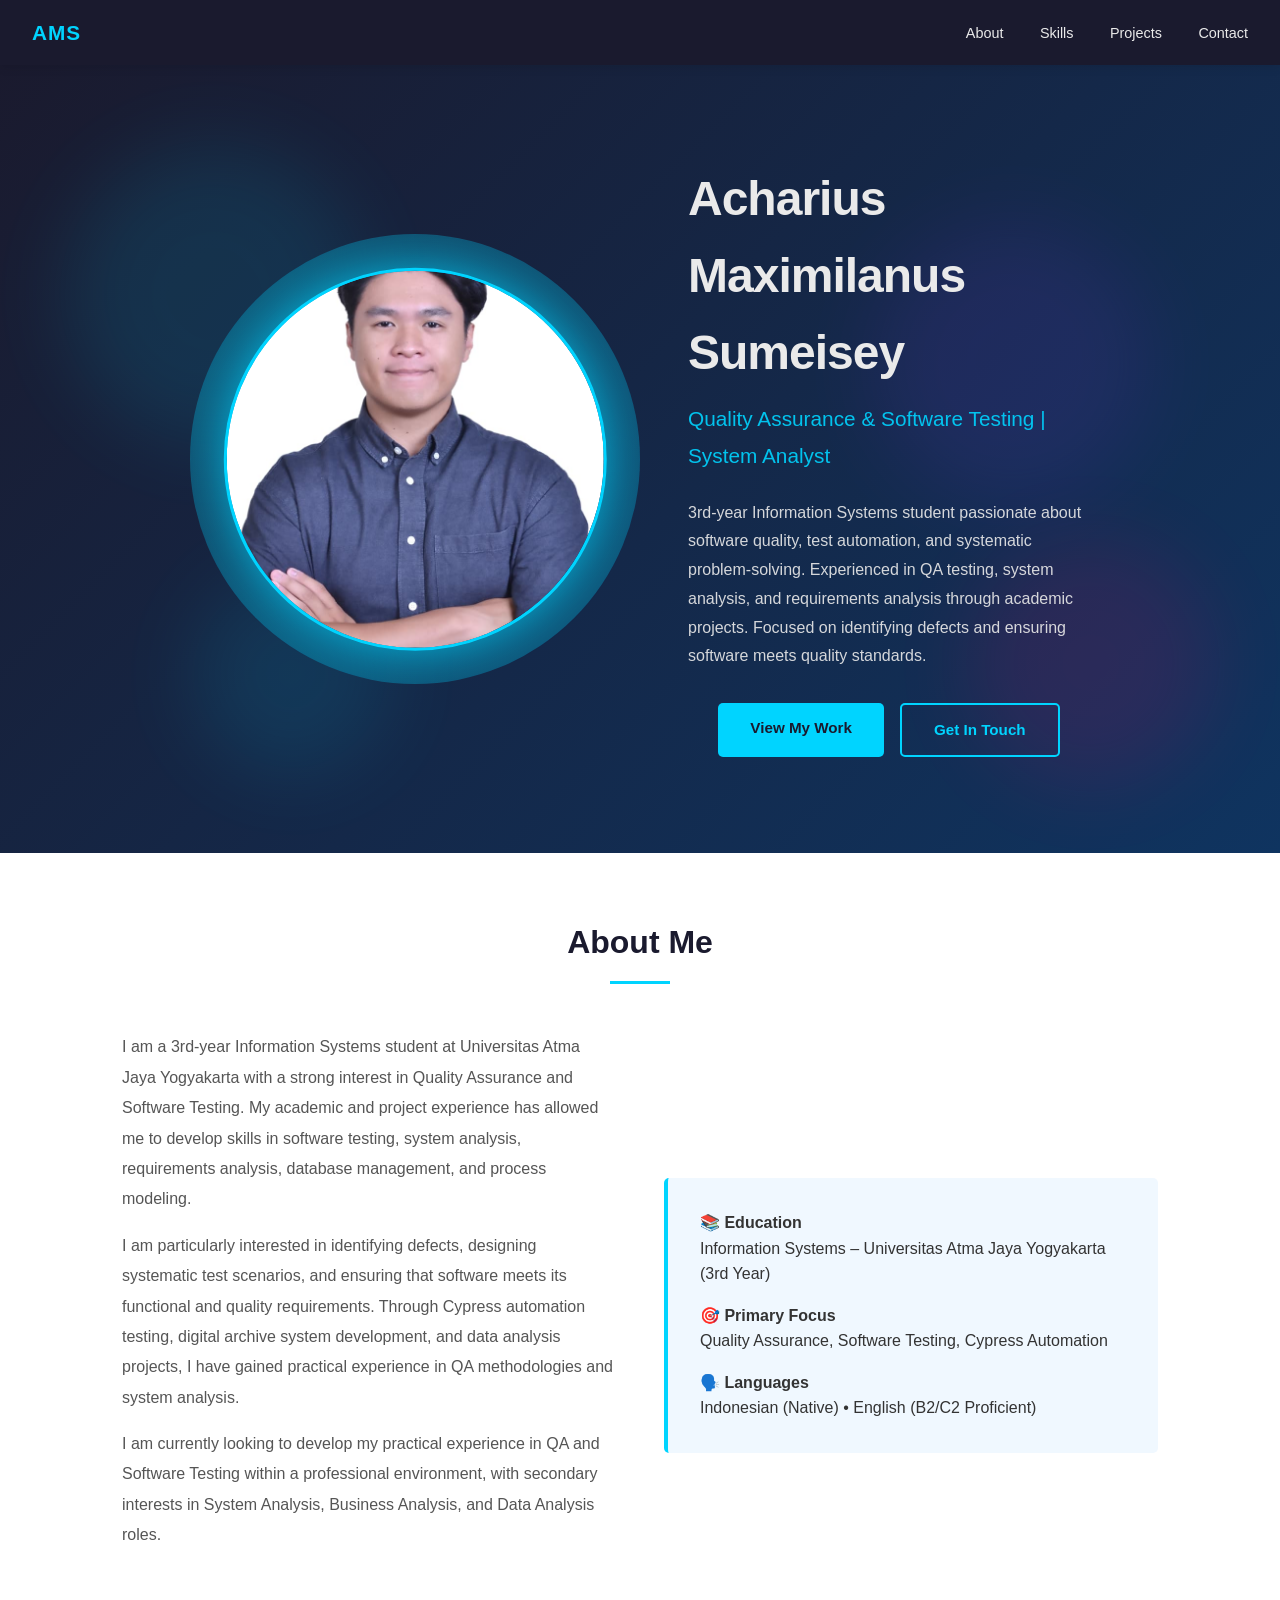
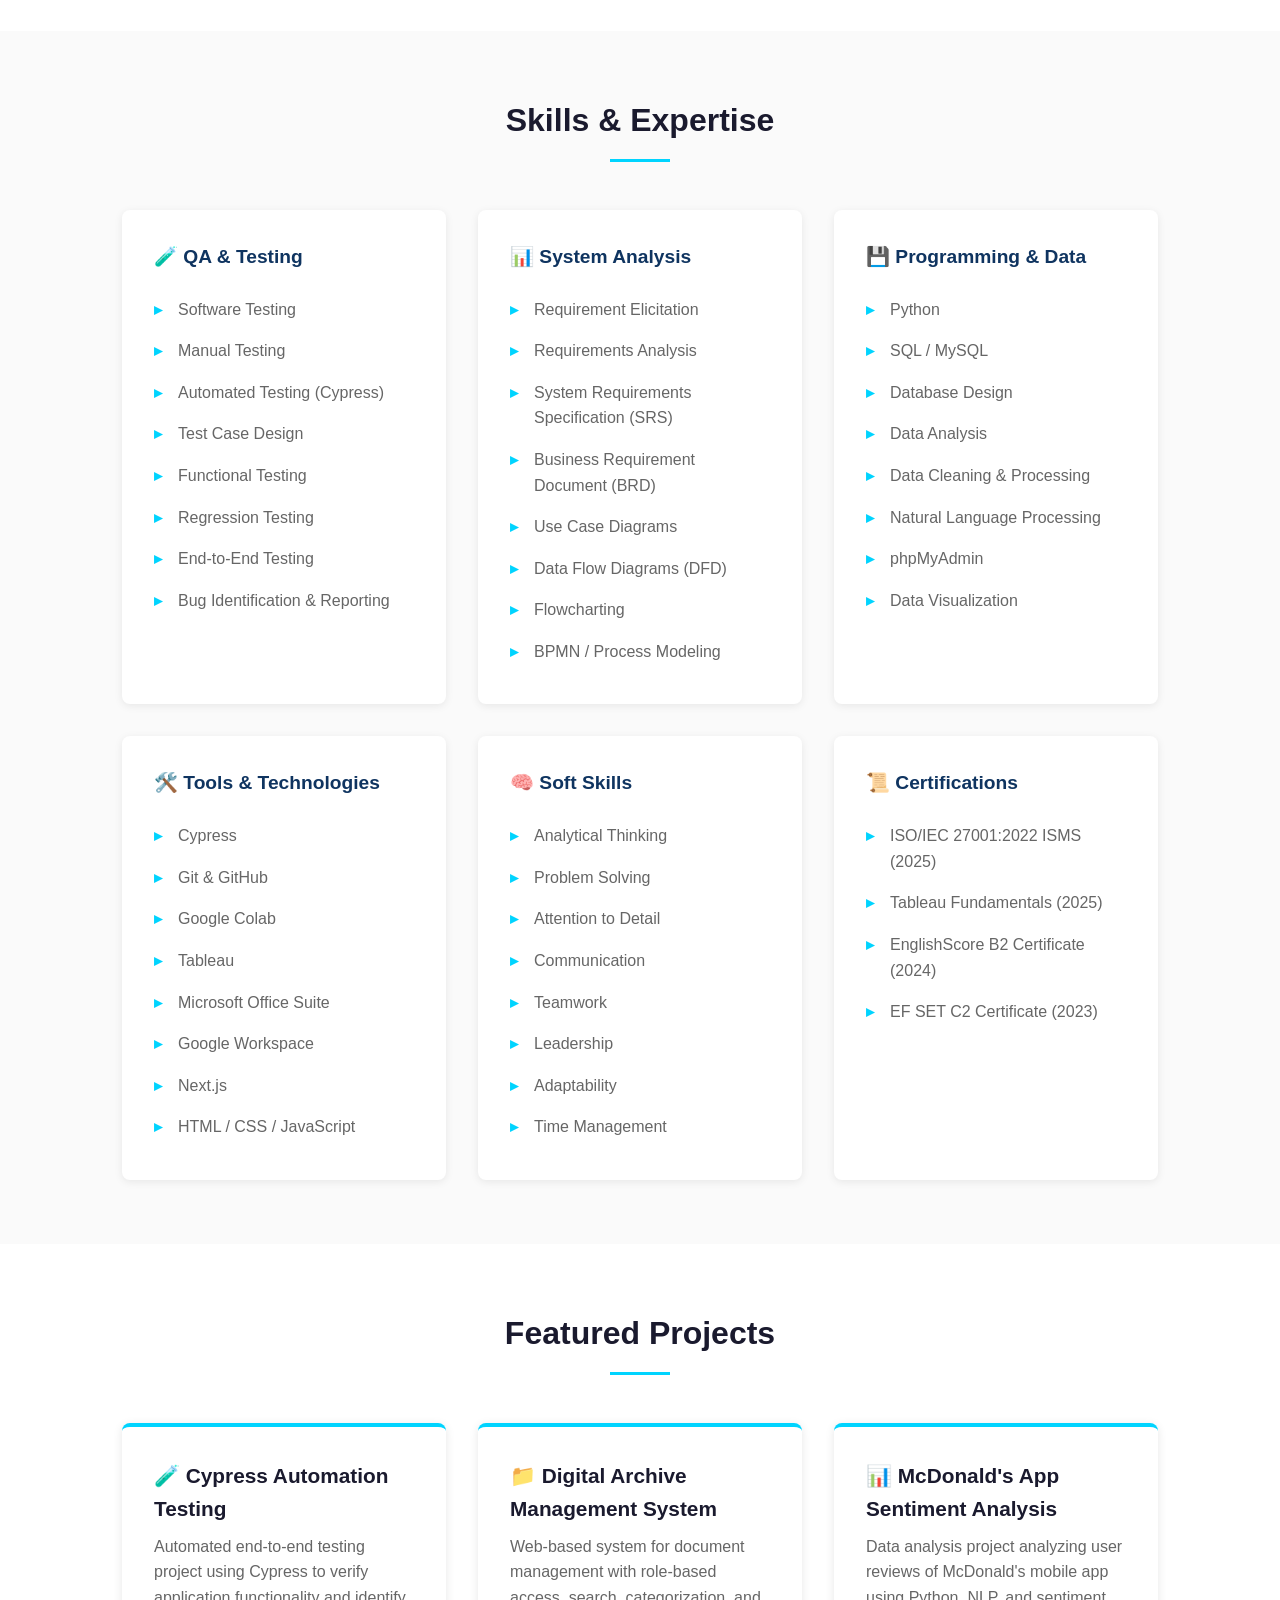
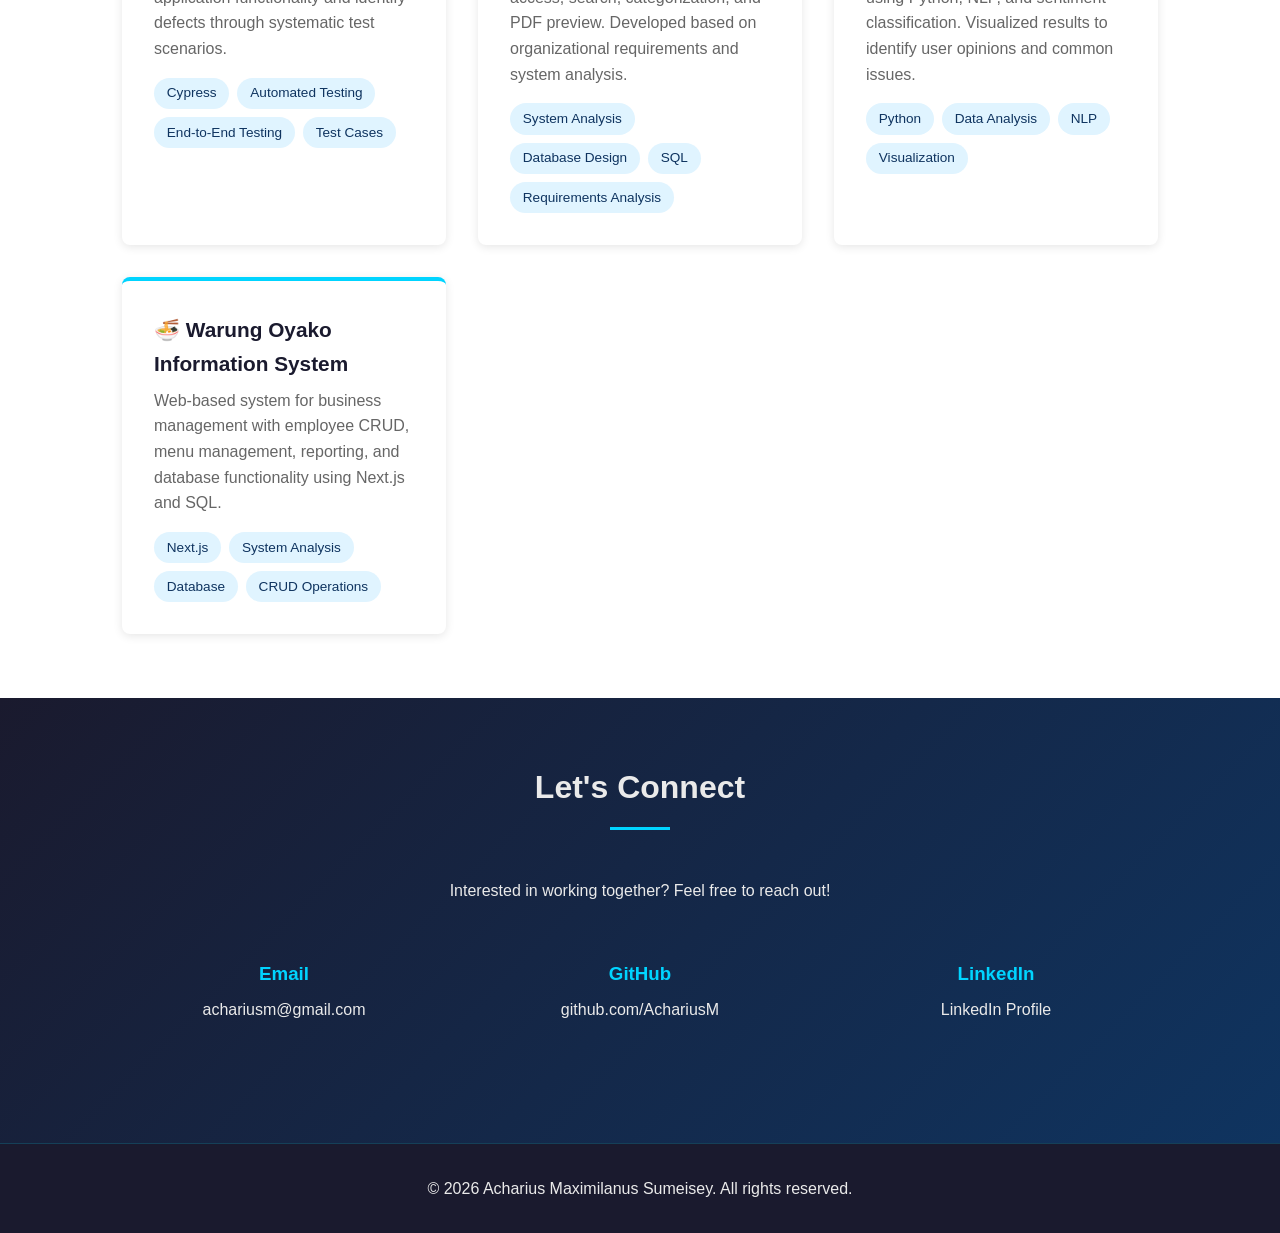
<file: index.html>
<!DOCTYPE html>
<html lang="id">
<head>
  <meta charset="UTF-8">
  <meta name="viewport" content="width=device-width, initial-scale=1.0">
  <title>Acharius Maximilanus Sumeisey - Portfolio</title>
  <link rel="stylesheet" href="styles.css">
</head>
<body>

  <!-- Navigation -->
  <div id="nav-container"></div>

  <!-- Hero Section -->
  <div id="hero-container"></div>

  <!-- About Section -->
  <div id="about-container"></div>

  <!-- Skills Section -->
  <div id="skills-container"></div>

  <!-- Projects Section -->
  <div id="projects-container"></div>

  <!-- Contact Section -->
  <div id="contact-container"></div>

  <!-- Footer -->
  <div id="footer-container"></div>

  <script>
    // Load components dynamically
    const components = [
      { id: 'nav-container', file: 'components/nav.html' },
      { id: 'hero-container', file: 'components/hero.html' },
      { id: 'about-container', file: 'components/about.html' },
      { id: 'skills-container', file: 'components/skills.html' },
      { id: 'projects-container', file: 'components/projects.html' },
      { id: 'contact-container', file: 'components/contact.html' },
      { id: 'footer-container', file: 'components/footer.html' }
    ];

    components.forEach(component => {
      fetch(component.file)
        .then(response => response.text())
        .then(html => {
          document.getElementById(component.id).innerHTML = html;
        })
        .catch(error => console.error(`Error loading ${component.file}:`, error));
    });
  </script>

</body>
</html>
</file>
<file: styles.css>
* {
  margin: 0;
  padding: 0;
  box-sizing: border-box;
}

html {
  scroll-behavior: smooth;
}

:root {
  --primary: #1a1a2e;
  --secondary: #0f3460;
  --accent: #00d4ff;
  --text: #eaeaea;
  --text-dark: #333;
  --bg: #f5f5f5;
}

body {
  font-family: 'Segoe UI', Tahoma, Geneva, Verdana, sans-serif;
  background: var(--bg);
  color: var(--text-dark);
  line-height: 1.6;
}

/* Navigation */
nav {
  position: sticky;
  top: 0;
  background: var(--primary);
  padding: 1rem 2rem;
  display: flex;
  justify-content: space-between;
  align-items: center;
  box-shadow: 0 2px 10px rgba(0,0,0,0.1);
  z-index: 100;
}

nav .logo {
  font-size: 1.3rem;
  font-weight: bold;
  color: var(--accent);
  letter-spacing: 1px;
}

nav a {
  color: var(--text);
  text-decoration: none;
  margin-left: 2rem;
  font-size: 0.9rem;
  transition: all 0.3s ease;
}

nav a:hover {
  color: var(--accent);
  transform: translateY(-2px);
}

/* Hero Section */
.hero {
  background: linear-gradient(135deg, var(--primary), var(--secondary));
  color: var(--text);
  padding: 6rem 2rem;
  text-align: center;
  position: relative;
  overflow: hidden;
  min-height: 80vh;
  display: flex;
  align-items: center;
  justify-content: center;
}

.hero-background {
  position: absolute;
  width: 100%;
  height: 100%;
  top: 0;
  left: 0;
  z-index: 1;
}

.shape {
  position: absolute;
  opacity: 0.1;
  filter: blur(40px);
}

.shape-1 {
  width: 300px;
  height: 300px;
  background: var(--accent);
  border-radius: 50%;
  top: 10%;
  left: 5%;
  animation: float 15s ease-in-out infinite;
}

.shape-2 {
  width: 250px;
  height: 250px;
  background: #ff006e;
  border-radius: 50%;
  top: 60%;
  right: 5%;
  animation: float 18s ease-in-out infinite reverse;
}

.shape-3 {
  width: 200px;
  height: 200px;
  background: var(--accent);
  border-radius: 50%;
  bottom: 10%;
  left: 15%;
  animation: float 12s ease-in-out infinite;
}

.shape-4 {
  width: 280px;
  height: 280px;
  background: #8338ec;
  border-radius: 50%;
  top: 20%;
  right: 10%;
  animation: float 20s ease-in-out infinite;
}

@keyframes float {
  0%, 100% {
    transform: translate(0, 0) scale(1);
  }
  50% {
    transform: translate(30px, 30px) scale(1.1);
  }
}

.hero-content {
  position: relative;
  z-index: 2;
  max-width: 900px;
  margin: 0 auto;
  display: grid;
  grid-template-columns: 1fr 1fr;
  gap: 3rem;
  align-items: center;
  text-align: left;
}

.hero-text {
  text-align: left;
}

.profile-circle {
  position: relative;
  width: 450px;
  height: 450px;
  margin: 0;
  order: 1;
}

.breathing-light {
  position: absolute;
  width: 100%;
  height: 100%;
  border-radius: 50%;
  background: radial-gradient(circle, var(--accent), transparent);
  z-index: 1;
}

.profile-avatar {
  position: absolute;
  width: 85%;
  height: 85%;
  border-radius: 50%;
  background: linear-gradient(135deg, #00d4ff, #0f3460);
  display: flex;
  align-items: center;
  justify-content: center;
  font-size: 2rem;
  font-weight: bold;
  color: white;
  border: 3px solid var(--accent);
  box-shadow: 0 0 30px rgba(0, 212, 255, 0.4);
  top: 50%;
  left: 50%;
  transform: translate(-50%, -50%);
  z-index: 2;
  overflow: hidden;
}

.profile-avatar img {
  width: 100%;
  height: 100%;
  object-fit: cover;
  border-radius: 50%;
}

@keyframes breathe {
  0%, 100% {
    opacity: 0.3;
    transform: scale(0.8);
  }
  50% {
    opacity: 0.7;
    transform: scale(1.3);
  }
}

.hero h1 {
  font-size: 3rem;
  margin-bottom: 0.5rem;
  font-weight: 700;
  letter-spacing: -1px;
  position: relative;
  z-index: 2;
}

.hero .subtitle {
  font-size: 1.3rem;
  color: var(--accent);
  margin-bottom: 1.5rem;
  font-weight: 500;
  position: relative;
  z-index: 2;
}

.hero p {
  font-size: 1rem;
  margin: 0 0 2rem 0;
  opacity: 0.9;
  line-height: 1.8;
  position: relative;
  z-index: 2;
}

.hero-text {
  order: 2;
}

.cta-buttons {
  display: flex;
  gap: 1rem;
  justify-content: center;
  flex-wrap: wrap;
}

.btn {
  padding: 0.8rem 2rem;
  border: none;
  border-radius: 5px;
  font-size: 0.95rem;
  cursor: pointer;
  transition: all 0.3s;
  text-decoration: none;
  font-weight: 600;
}

.btn-primary {
  background: var(--accent);
  color: var(--primary);
}

.btn-primary:hover {
  transform: translateY(-2px);
  box-shadow: 0 5px 15px rgba(0, 212, 255, 0.3);
}

.btn-secondary {
  background: transparent;
  color: var(--accent);
  border: 2px solid var(--accent);
}

.btn-secondary:hover {
  background: var(--accent);
  color: var(--primary);
}

/* Container */
.container {
  max-width: 1100px;
  margin: 0 auto;
  padding: 0 2rem;
}

/* Section Styles */
section {
  padding: 4rem 2rem;
}

section h2 {
  font-size: 2rem;
  margin-bottom: 3rem;
  text-align: center;
  color: var(--primary);
  position: relative;
  padding-bottom: 1rem;
}

section h2::after {
  content: '';
  position: absolute;
  width: 60px;
  height: 3px;
  background: var(--accent);
  bottom: 0;
  left: 50%;
  transform: translateX(-50%);
}

/* About Section */
#about {
  background: white;
}

.about-content {
  display: grid;
  grid-template-columns: 1fr 1fr;
  gap: 3rem;
  align-items: center;
}

.about-text p {
  margin-bottom: 1rem;
  color: #555;
  line-height: 1.9;
}

.about-highlight {
  background: #f0f8ff;
  padding: 2rem;
  border-left: 4px solid var(--accent);
  margin-top: 2rem;
  border-radius: 5px;
}

/* Skills Section */
#skills {
  background: #fafafa;
}

.skills-grid {
  display: grid;
  grid-template-columns: repeat(auto-fit, minmax(250px, 1fr));
  gap: 2rem;
}

.skill-card {
  background: white;
  padding: 2rem;
  border-radius: 8px;
  box-shadow: 0 2px 8px rgba(0,0,0,0.08);
  transition: all 0.3s;
}

.skill-card:hover {
  transform: translateY(-5px);
  box-shadow: 0 5px 20px rgba(0,0,0,0.15);
}

.skill-card h3 {
  color: var(--secondary);
  margin-bottom: 1rem;
  font-size: 1.2rem;
}

.skill-list {
  list-style: none;
}

.skill-list li {
  padding: 0.5rem 0;
  color: #666;
  position: relative;
  padding-left: 1.5rem;
}

.skill-list li::before {
  content: '▸';
  position: absolute;
  left: 0;
  color: var(--accent);
  font-weight: bold;
}

/* Projects Section */
#projects {
  background: white;
}

.projects-grid {
  display: grid;
  grid-template-columns: repeat(auto-fit, minmax(300px, 1fr));
  gap: 2rem;
}

.project-card {
  background: white;
  border-radius: 8px;
  overflow: hidden;
  box-shadow: 0 2px 10px rgba(0,0,0,0.1);
  transition: all 0.3s;
  border-top: 4px solid var(--accent);
}

.project-card:hover {
  transform: translateY(-8px);
  box-shadow: 0 10px 25px rgba(0,0,0,0.15);
}

.project-content {
  padding: 2rem;
}

.project-content h3 {
  color: var(--primary);
  margin-bottom: 0.5rem;
  font-size: 1.3rem;
}

.project-desc {
  color: #666;
  margin-bottom: 1rem;
  line-height: 1.6;
}

.project-tags {
  display: flex;
  flex-wrap: wrap;
  gap: 0.5rem;
}

.tag {
  background: #e0f4ff;
  color: var(--secondary);
  padding: 0.3rem 0.8rem;
  border-radius: 20px;
  font-size: 0.85rem;
  font-weight: 500;
}

/* Contact Section */
#contact {
  background: linear-gradient(135deg, var(--primary), var(--secondary));
  color: var(--text);
  text-align: center;
}

#contact h2 {
  color: var(--text);
}

#contact h2::after {
  background: var(--accent);
}

.contact-info {
  display: grid;
  grid-template-columns: repeat(auto-fit, minmax(200px, 1fr));
  gap: 2rem;
  margin: 2rem 0;
}

.contact-item {
  padding: 1.5rem;
}

.contact-item h3 {
  color: var(--accent);
  margin-bottom: 0.5rem;
}

.contact-item a {
  color: var(--text);
  text-decoration: none;
  transition: color 0.3s;
}

.contact-item a:hover {
  color: var(--accent);
}

/* Footer */
footer {
  background: var(--primary);
  color: var(--text);
  text-align: center;
  padding: 2rem;
  border-top: 1px solid rgba(0, 212, 255, 0.2);
}

/* Responsive */
@media (max-width: 768px) {
  nav {
    flex-direction: column;
    gap: 1rem;
  }

  nav a {
    margin-left: 0;
  }

  .hero h1 {
    font-size: 2rem;
  }

  .hero-content {
    grid-template-columns: 1fr;
    text-align: center;
  }

  .hero-text {
    order: 1;
    text-align: center;
  }

  .profile-circle {
    order: 2;
    margin: 2rem auto 0;
    width: 200px;
    height: 200px;
    order: 2;
  }

  .about-content {
    grid-template-columns: 1fr;
  }

  .skills-grid {
    grid-template-columns: 1fr;
  }
}
</file>
